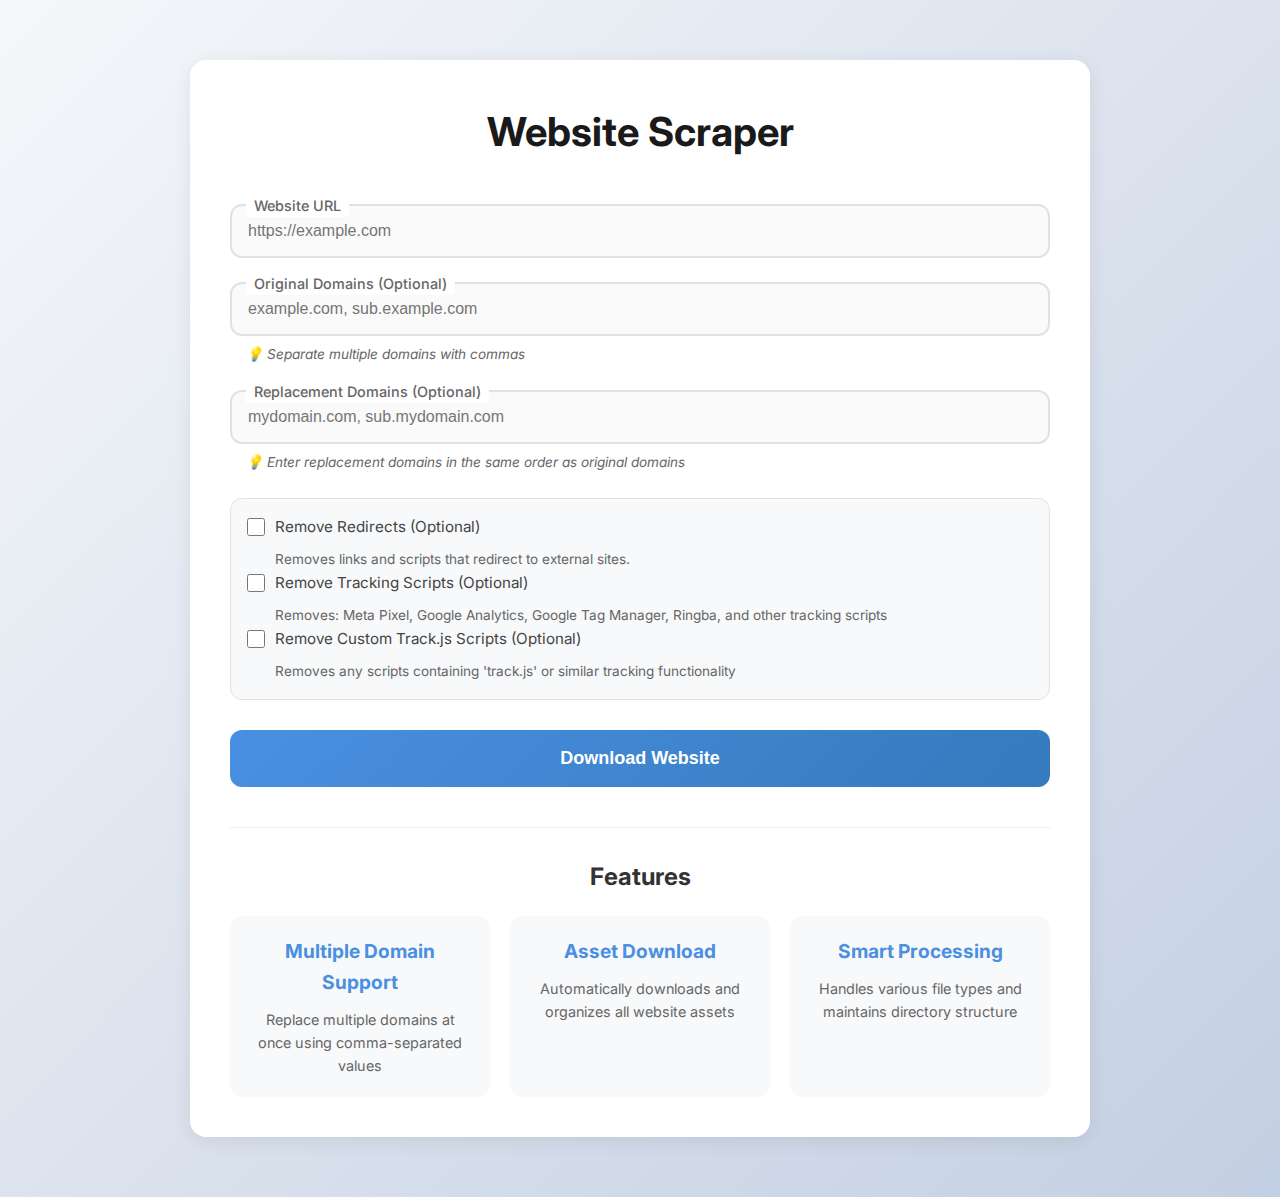
<file: index.html>
<!DOCTYPE html>
<html lang="en">
<head>
    <meta charset="UTF-8">
    <meta name="viewport" content="width=device-width, initial-scale=1.0">
    <title>Website Scraper</title>
    <link rel="stylesheet" href="https://fonts.googleapis.com/css2?family=Inter:wght@400;500;600;700&display=swap">
    <style>
        * {
            box-sizing: border-box;
            margin: 0;
            padding: 0;
        }

        body {
            font-family: 'Inter', sans-serif;
            line-height: 1.6;
            background: linear-gradient(135deg, #f5f7fa 0%, #c3cfe2 100%);
            min-height: 100vh;
            padding: 20px;
        }

        .container {
            max-width: 900px;
            margin: 40px auto;
            padding: 40px;
            background-color: white;
            border-radius: 16px;
            box-shadow: 0 4px 20px rgba(0, 0, 0, 0.08);
        }

        h1 {
            text-align: center;
            color: #1a1a1a;
            margin-bottom: 40px;
            font-size: 2.5em;
            font-weight: 700;
        }

        .form-group {
            margin-bottom: 30px;
        }

        .input-container {
            position: relative;
            margin-bottom: 24px;
        }

        .input-container label {
            position: absolute;
            left: 16px;
            top: -10px;
            background: white;
            padding: 0 8px;
            color: #666;
            font-size: 0.9em;
            font-weight: 500;
        }

        input[type="url"],
        input[type="text"] {
            width: 100%;
            padding: 16px;
            border: 2px solid #e1e1e1;
            border-radius: 12px;
            font-size: 16px;
            transition: all 0.3s ease;
            background: #fafafa;
        }

        input[type="url"]:focus,
        input[type="text"]:focus {
            border-color: #4a90e2;
            background: white;
            outline: none;
            box-shadow: 0 0 0 4px rgba(74, 144, 226, 0.1);
        }

        .help-text {
            color: #666;
            font-size: 0.85em;
            margin: 8px 0 0 16px;
            font-style: italic;
        }

        button {
            width: 100%;
            padding: 18px 20px;
            background: linear-gradient(135deg, #4a90e2 0%, #357abd 100%);
            color: white;
            border: none;
            border-radius: 12px;
            cursor: pointer;
            font-size: 18px;
            font-weight: 600;
            transition: all 0.3s ease;
            position: relative;
            overflow: hidden;
        }

        button:hover {
            transform: translateY(-2px);
            box-shadow: 0 6px 15px rgba(74, 144, 226, 0.2);
        }

        button:active {
            transform: translateY(0);
        }

        button:disabled {
            background: linear-gradient(135deg, #ccc 0%, #999 100%);
            cursor: not-allowed;
            transform: none;
            box-shadow: none;
        }

        .loader {
            display: none;
            border: 3px solid rgba(255, 255, 255, 0.3);
            border-top: 3px solid white;
            border-radius: 50%;
            width: 24px;
            height: 24px;
            animation: spin 1s linear infinite;
            position: absolute;
            right: 24px;
            top: 50%;
            transform: translateY(-50%);
        }

        @keyframes spin {
            0% { transform: translateY(-50%) rotate(0deg); }
            100% { transform: translateY(-50%) rotate(360deg); }
        }

        .message {
            margin-top: 20px;
            padding: 16px;
            border-radius: 12px;
            text-align: center;
            font-weight: 500;
            display: none;
            animation: fadeIn 0.3s ease;
        }

        @keyframes fadeIn {
            from { opacity: 0; transform: translateY(-10px); }
            to { opacity: 1; transform: translateY(0); }
        }

        .error {
            background-color: #fff2f2;
            color: #dc3545;
            border: 1px solid #ffcdd2;
        }

        .success {
            background-color: #f0fff4;
            color: #28a745;
            border: 1px solid #c3e6cb;
        }

        .features {
            margin-top: 40px;
            padding-top: 30px;
            border-top: 1px solid #eee;
        }

        .features h2 {
            text-align: center;
            color: #333;
            margin-bottom: 20px;
            font-size: 1.5em;
        }

        .features-grid {
            display: grid;
            grid-template-columns: repeat(auto-fit, minmax(250px, 1fr));
            gap: 20px;
            margin-top: 20px;
        }

        .feature-item {
            padding: 20px;
            background: #f8f9fa;
            border-radius: 12px;
            text-align: center;
        }

        .feature-item h3 {
            color: #4a90e2;
            margin-bottom: 10px;
            font-size: 1.2em;
        }

        .feature-item p {
            color: #666;
            font-size: 0.9em;
        }

        .checkbox-container {
            margin-bottom: 20px;
            padding: 16px;
            background: #f8f9fa;
            border-radius: 12px;
            border: 1px solid #e1e1e1;
        }

        .checkbox-group {
            display: flex;
            align-items: center;
            gap: 10px;
            margin-bottom: 10px;
        }

        .checkbox-group:last-child {
            margin-bottom: 0;
        }

        .checkbox-group input[type="checkbox"] {
            width: 18px;
            height: 18px;
            cursor: pointer;
        }

        .checkbox-group label {
            font-size: 0.95em;
            color: #444;
            cursor: pointer;
        }

        .checkbox-help {
            font-size: 0.85em;
            color: #666;
            margin-left: 28px;
            margin-top: 4px;
        }
    </style>
</head>
<body>
    <div class="container">
        <h1>Website Scraper</h1>
        <form id="scrapeForm" onsubmit="return false;">
            <div class="form-group">
                <div class="input-container">
                    <label for="urlInput">Website URL</label>
                    <input type="url" id="urlInput" placeholder="https://example.com" required>
                </div>
                
                <div class="input-container">
                    <label for="originalDomain">Original Domains (Optional)</label>
                    <input type="text" id="originalDomain" placeholder="example.com, sub.example.com">
                    <div class="help-text">💡 Separate multiple domains with commas</div>
                </div>
                
                <div class="input-container">
                    <label for="replacementDomain">Replacement Domains (Optional)</label>
                    <input type="text" id="replacementDomain" placeholder="mydomain.com, sub.mydomain.com">
                    <div class="help-text">💡 Enter replacement domains in the same order as original domains</div>
                </div>

                <div class="checkbox-container">
                    <div class="checkbox-group">
                        <input type="checkbox" id="removeRedirects">
                        <label for="removeRedirects">Remove Redirects (Optional)</label>
                    </div>
                    <div class="checkbox-help">
                        Removes links and scripts that redirect to external sites.
                    </div>
                    <div class="checkbox-group">
                        <input type="checkbox" id="removeTracking">
                        <label for="removeTracking">Remove Tracking Scripts (Optional)</label>
                    </div>
                    <div class="checkbox-help">
                        Removes: Meta Pixel, Google Analytics, Google Tag Manager, Ringba, and other tracking scripts
                    </div>
                    <div class="checkbox-group">
                        <input type="checkbox" id="removeCustomTracking">
                        <label for="removeCustomTracking">Remove Custom Track.js Scripts (Optional)</label>
                    </div>
                    <div class="checkbox-help">
                        Removes any scripts containing 'track.js' or similar tracking functionality
                    </div>
                </div>
            </div>
            
            <button type="submit" id="downloadBtn">
                <span>Download Website</span>
                <div class="loader"></div>
            </button>
            
            <div class="error message" id="errorMessage"></div>
            <div class="success message" id="successMessage"></div>
        </form>

        <div class="features">
            <h2>Features</h2>
            <div class="features-grid">
                <div class="feature-item">
                    <h3>Multiple Domain Support</h3>
                    <p>Replace multiple domains at once using comma-separated values</p>
                </div>
                <div class="feature-item">
                    <h3>Asset Download</h3>
                    <p>Automatically downloads and organizes all website assets</p>
                </div>
                <div class="feature-item">
                    <h3>Smart Processing</h3>
                    <p>Handles various file types and maintains directory structure</p>
                </div>
            </div>
        </div>
    </div>

    <script>
        const form = document.getElementById('scrapeForm');
        const urlInput = document.getElementById('urlInput');
        const originalDomainInput = document.getElementById('originalDomain');
        const replacementDomainInput = document.getElementById('replacementDomain');
        const downloadBtn = document.getElementById('downloadBtn');
        const loader = document.querySelector('.loader');
        const errorMessage = document.getElementById('errorMessage');
        const successMessage = document.getElementById('successMessage');

        // Auto-fill original domain from URL
        urlInput.addEventListener('blur', () => {
            try {
                const url = new URL(urlInput.value);
                if (!originalDomainInput.value) {
                    originalDomainInput.value = url.hostname;
                }
            } catch (e) {
                // Invalid URL, ignore
            }
        });

        form.addEventListener('submit', async (e) => {
            e.preventDefault();
            const url = urlInput.value.trim();
            const originalDomain = originalDomainInput.value.trim();
            const replacementDomain = replacementDomainInput.value.trim();
            const removeTracking = document.getElementById('removeTracking').checked;
            const removeCustomTracking = document.getElementById('removeCustomTracking').checked;

            if (!url) {
                showError('Please enter a valid URL');
                return;
            }

            // Only validate domains if both fields are filled
            if (originalDomain || replacementDomain) {
                if (!originalDomain) {
                    showError('Please enter original domains when using domain replacement');
                    return;
                }
                if (!replacementDomain) {
                    showError('Please enter replacement domains when using domain replacement');
                    return;
                }

                // Validate that the number of original and replacement domains match
                const originalDomains = originalDomain.split(',').map(d => d.trim()).filter(d => d);
                const replacementDomains = replacementDomain.split(',').map(d => d.trim()).filter(d => d);

                if (originalDomains.length !== replacementDomains.length) {
                    showError('Number of original domains must match number of replacement domains');
                    return;
                }
            }

            // Reset messages
            errorMessage.style.display = 'none';
            successMessage.style.display = 'none';

            // Show loading state
            downloadBtn.disabled = true;
            loader.style.display = 'block';
            downloadBtn.querySelector('span').textContent = 'Downloading...';

            try {
                const response = await fetch('/download', {
                    method: 'POST',
                    headers: {
                        'Content-Type': 'application/json'
                    },
                    body: JSON.stringify({ 
                        url, 
                        originalDomain: originalDomain || '',
                        replacementDomain: replacementDomain || '',
                        removeTracking,
                        removeCustomTracking
                    })
                });

                if (!response.ok) {
                    const error = await response.json();
                    throw new Error(error.error || 'Failed to download website');
                }

                const blob = await response.blob();
                const downloadUrl = window.URL.createObjectURL(blob);
                const a = document.createElement('a');
                a.href = downloadUrl;
                a.download = `website_${Date.now()}.zip`;
                document.body.appendChild(a);
                a.click();
                window.URL.revokeObjectURL(downloadUrl);
                document.body.removeChild(a);

                showSuccess('Website downloaded successfully! Check your downloads folder.');
            } catch (error) {
                showError(error.message);
            } finally {
                // Reset button state
                downloadBtn.disabled = false;
                loader.style.display = 'none';
                downloadBtn.querySelector('span').textContent = 'Download Website';
            }
        });

        function showError(message) {
            errorMessage.textContent = message;
            errorMessage.style.display = 'block';
            successMessage.style.display = 'none';
        }

        function showSuccess(message) {
            successMessage.textContent = message;
            successMessage.style.display = 'block';
            errorMessage.style.display = 'none';
        }
    </script>
</body>
</html>
</file>
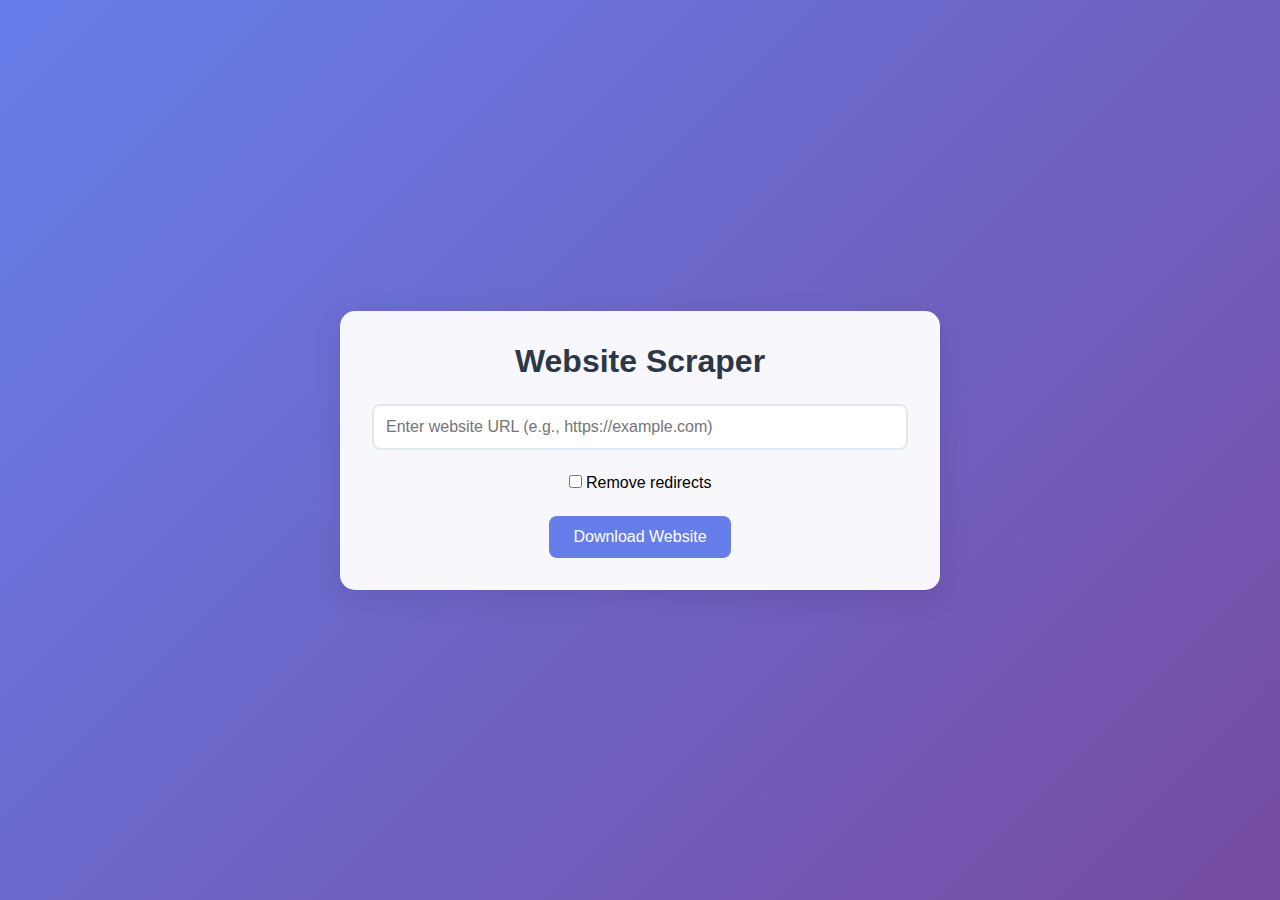
<file: static/index.html>
<!DOCTYPE html>
<html lang="en">

<head>
    <meta charset="UTF-8">
    <meta name="viewport" content="width=device-width, initial-scale=1.0">
    <title>Website Scraper</title>
    <link rel="stylesheet" href="style.css">
</head>

<body>
    <div class="container">
        <h1>Website Scraper</h1>
        <form id="scrapeForm" onsubmit="return false;">
            <div class="form-group">
                <input type="url" id="urlInput" placeholder="Enter website URL (e.g., https://example.com)" required>
            </div>
            <div class="form-group">
                <label>
                    <input type="checkbox" id="removeRedirects" />
                    Remove redirects
                </label>
            </div>
            <button type="submit" id="downloadBtn">
                <span>Download Website</span>
                <div class="loader"></div>
            </button>
            <div class="error" id="errorMessage"></div>
            <div class="success" id="successMessage"></div>
        </form>
    </div>

    <script>
        const form = document.getElementById('scrapeForm');
        const urlInput = document.getElementById('urlInput');
        const downloadBtn = document.getElementById('downloadBtn');
        const loader = document.querySelector('.loader');
        const errorMessage = document.getElementById('errorMessage');
        const successMessage = document.getElementById('successMessage');

        form.addEventListener('submit', async (e) => {
            e.preventDefault();
            const url = urlInput.value.trim();

            if (!url) {
                showError('Please enter a valid URL');
                return;
            }

            // Reset messages
            errorMessage.style.display = 'none';
            successMessage.style.display = 'none';

            // Show loading state
            downloadBtn.disabled = true;
            loader.style.display = 'block';
            downloadBtn.querySelector('span').textContent = 'Downloading...';

            try {
                const response = await fetch('/download', {
                    method: 'POST',
                    headers: {
                        'Content-Type': 'application/json'
                    },
                    body: JSON.stringify({ url, removeRedirects: document.getElementById('removeRedirects').checked })
                });

                if (!response.ok) {
                    const error = await response.json();
                    throw new Error(error.error || 'Failed to download website');
                }

                const blob = await response.blob();
                const downloadUrl = window.URL.createObjectURL(blob);
                const a = document.createElement('a');
                a.href = downloadUrl;
                a.download = `website_${Date.now()}.zip`;
                document.body.appendChild(a);
                a.click();
                window.URL.revokeObjectURL(downloadUrl);
                document.body.removeChild(a);

                showSuccess('Website downloaded successfully!');
            } catch (error) {
                showError(error.message);
            } finally {
                // Reset button state
                downloadBtn.disabled = false;
                loader.style.display = 'none';
                downloadBtn.querySelector('span').textContent = 'Download Website';
            }
        });

        function showError(message) {
            errorMessage.textContent = message;
            errorMessage.style.display = 'block';
            successMessage.style.display = 'none';
        }

        function showSuccess(message) {
            successMessage.textContent = message;
            successMessage.style.display = 'block';
            errorMessage.style.display = 'none';
        }
    </script>
</body>

</html>
</file>
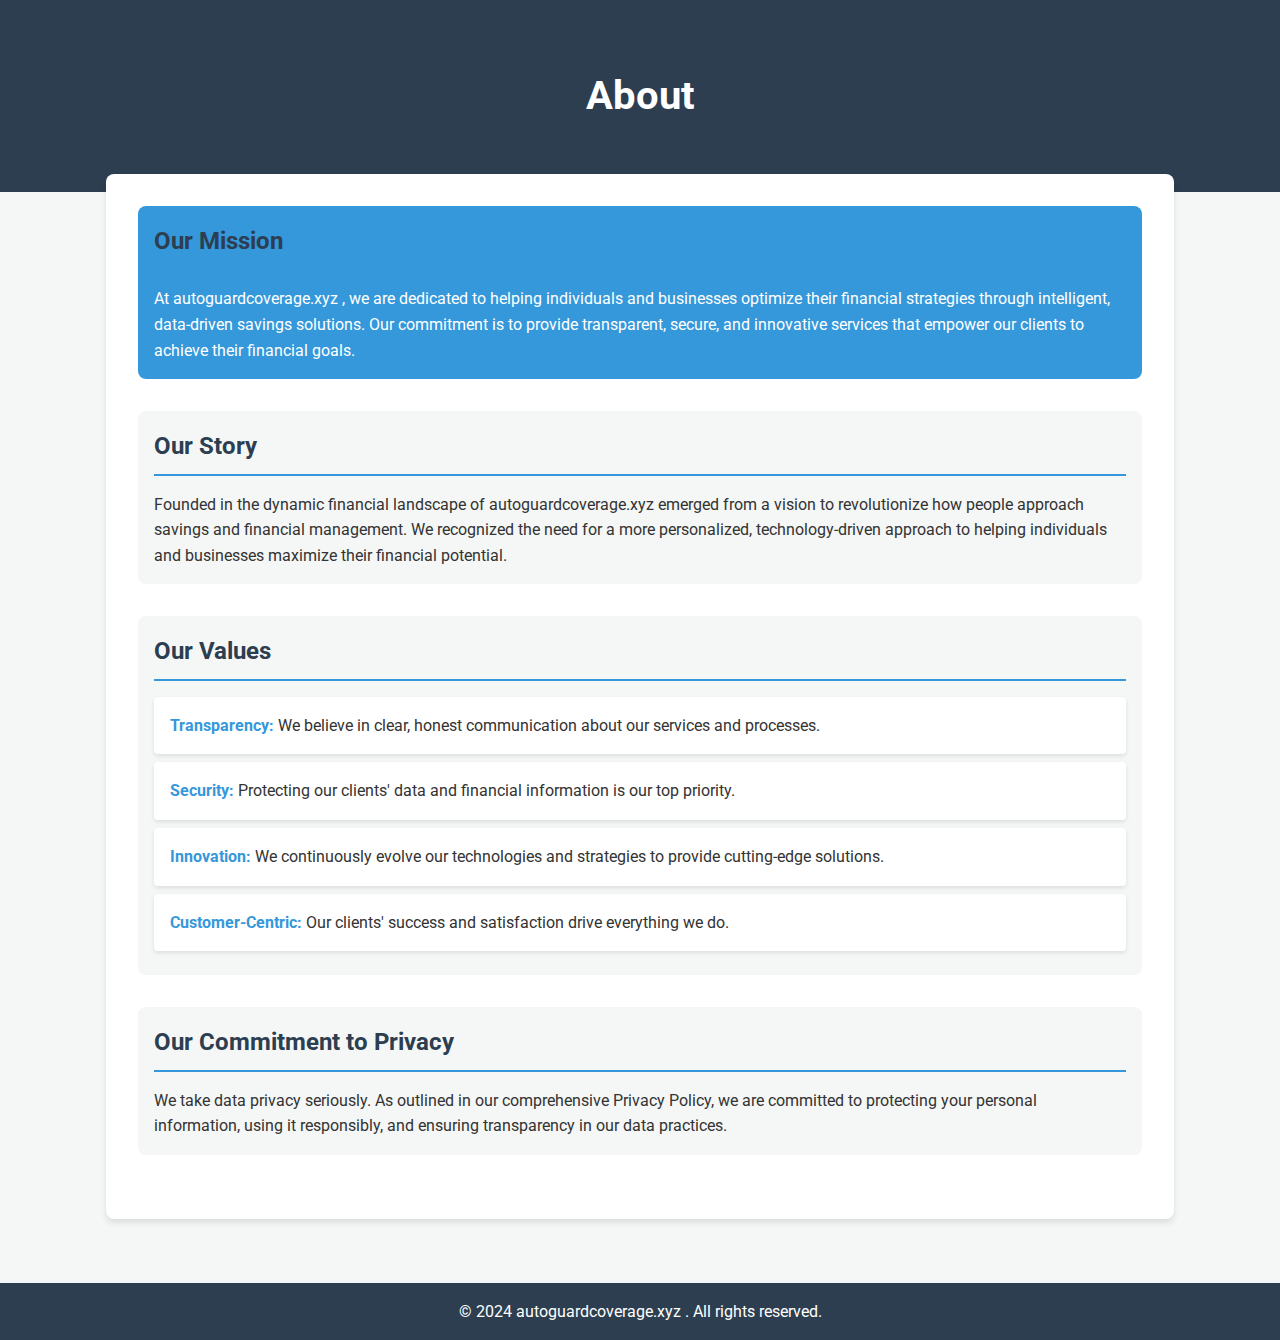
<file: temp_website_1745491046/about_html.html>
<!DOCTYPE html>

<html lang="en">
<head>
<meta charset="utf-8"/>
<meta content="width=device-width, initial-scale=1.0" name="viewport"/>
<title>About Us</title>
<link href="https://fonts.googleapis.com/css2?family=Roboto:wght@300;400;700&amp;display=swap" rel="stylesheet"/>
<style>
        :root {
            --primary-color: #2c3e50;
            --secondary-color: #3498db;
            --background-color: #f4f7f6;
            --text-color: #333;
            --white: #ffffff;
        }

        * {
            margin: 0;
            padding: 0;
            box-sizing: border-box;
        }

        body {
            font-family: 'Roboto', sans-serif;
            line-height: 1.6;
            color: var(--text-color);
            background-color: var(--background-color);
        }

        .container {
            width: 90%;
            max-width: 1100px;
            margin: 0 auto;
            padding: 2rem 1rem;
        }

        .header {
            background-color: var(--primary-color);
            color: var(--white);
            text-align: center;
            padding: 2rem 0;
        }

        .header h1 {
            font-size: 2.5rem;
            font-weight: 700;
        }

        .main-content {
            background-color: var(--white);
            box-shadow: 0 4px 6px rgba(0, 0, 0, 0.1);
            border-radius: 8px;
            padding: 2rem;
            margin-top: -50px;
        }

        .section {
            margin-bottom: 2rem;
            padding: 1rem;
            background-color: var(--background-color);
            border-radius: 8px;
        }

        .section h2 {
            color: var(--primary-color);
            margin-bottom: 1rem;
            border-bottom: 2px solid var(--secondary-color);
            padding-bottom: 0.5rem;
        }

        .mission-section {
            background-color: var(--secondary-color);
            color: var(--white);
        }

        .values-list {
            list-style-type: none;
            padding: 0;
        }

        .values-list li {
            background-color: var(--white);
            margin-bottom: 0.5rem;
            padding: 1rem;
            border-radius: 4px;
            box-shadow: 0 2px 4px rgba(0, 0, 0, 0.1);
        }

        .values-list li strong {
            color: var(--secondary-color);
        }

        .footer {
            text-align: center;
            padding: 1rem;
            background-color: var(--primary-color);
            color: var(--white);
            margin-top: 2rem;
        }

        @media (max-width: 768px) {
            .container {
                width: 95%;
                padding: 1rem 0.5rem;
            }

            .header h1 {
                font-size: 2rem;
            }
        }
    </style>
</head>
<body>
<header class="header">
<div class="container">
<h1>About</h1>
</div>
</header>
<div class="container">
<main class="main-content">
<section class="section mission-section">
<h2>Our Mission</h2>
<p>At 
autoguardcoverage.xyz

, we are dedicated to helping individuals and businesses optimize their financial strategies through intelligent, data-driven savings solutions. Our commitment is to provide transparent, secure, and innovative services that empower our clients to achieve their financial goals.</p>
</section>
<section class="section">
<h2>Our Story</h2>
<p>Founded in the dynamic financial landscape of  
autoguardcoverage.xyz

 emerged from a vision to revolutionize how people approach savings and financial management. We recognized the need for a more personalized, technology-driven approach to helping individuals and businesses maximize their financial potential.</p>
</section>
<section class="section">
<h2>Our Values</h2>
<ul class="values-list">
<li><strong>Transparency:</strong> We believe in clear, honest communication about our services and processes.</li>
<li><strong>Security:</strong> Protecting our clients' data and financial information is our top priority.</li>
<li><strong>Innovation:</strong> We continuously evolve our technologies and strategies to provide cutting-edge solutions.</li>
<li><strong>Customer-Centric:</strong> Our clients' success and satisfaction drive everything we do.</li>
</ul>
</section>
<section class="section">
<h2>Our Commitment to Privacy</h2>
<p>We take data privacy seriously. As outlined in our comprehensive Privacy Policy, we are committed to protecting your personal information, using it responsibly, and ensuring transparency in our data practices.</p>
</section>
</main>
</div>
<footer class="footer">
<p>© 2024 
autoguardcoverage.xyz

. All rights reserved.</p>
</footer>
</body>
</html>
</file>
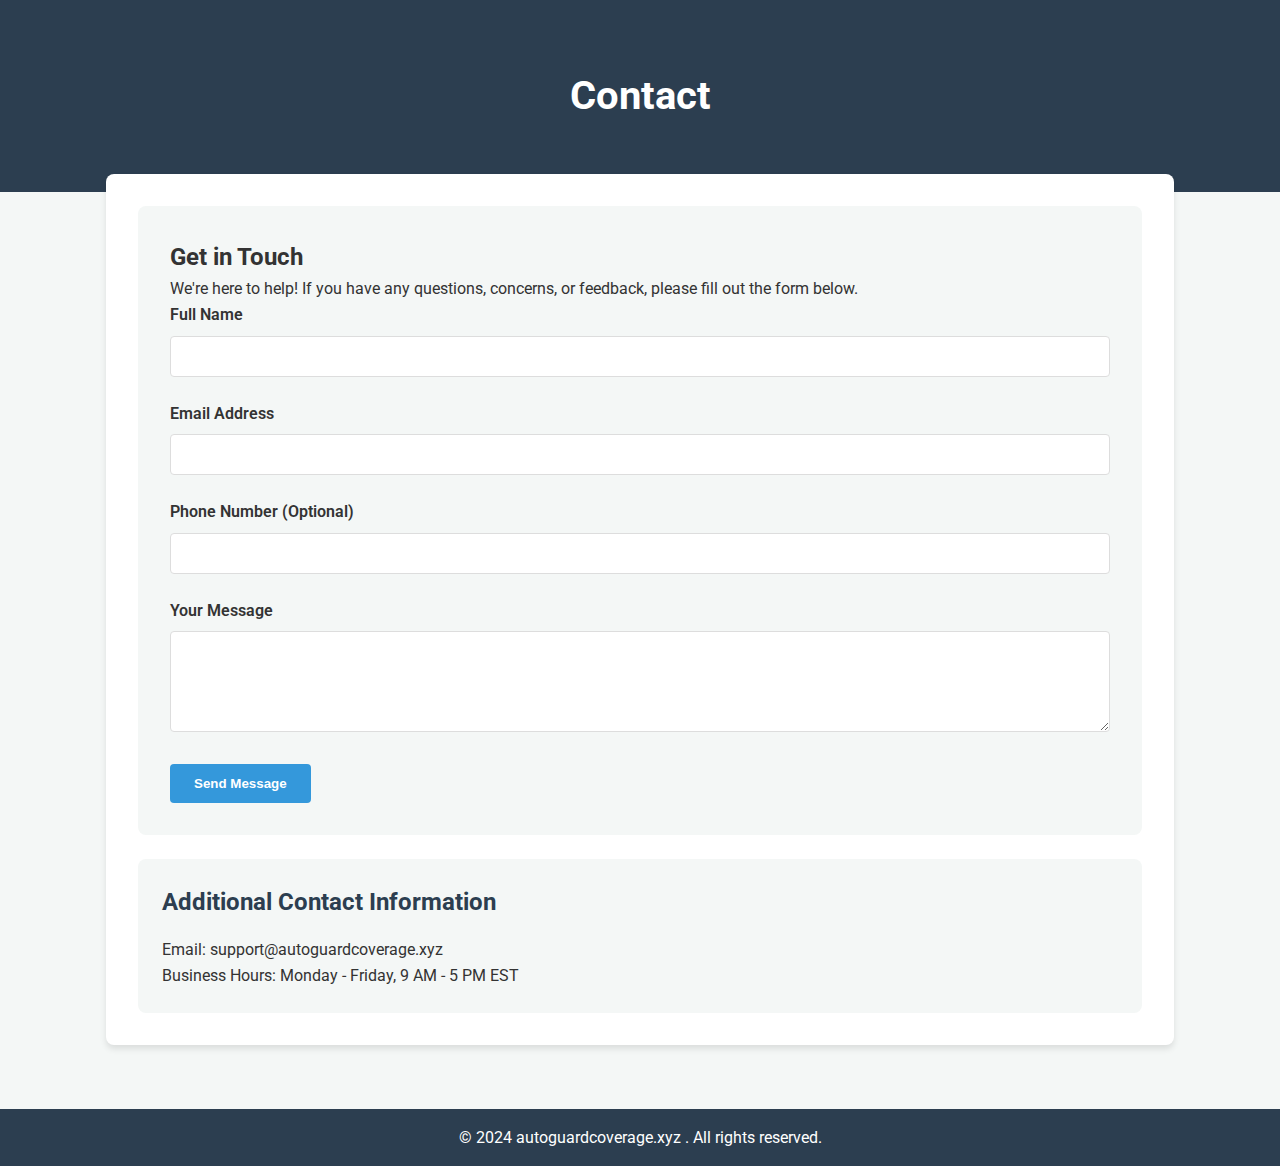
<file: temp_website_1745491046/contact_html.html>
<!DOCTYPE html>

<html lang="en">
<head>
<meta charset="utf-8"/>
<meta content="width=device-width, initial-scale=1.0" name="viewport"/>
<title>Contact Us</title>
<link href="https://fonts.googleapis.com/css2?family=Roboto:wght@300;400;700&amp;display=swap" rel="stylesheet"/>
<style>
        :root {
            --primary-color: #2c3e50;
            --secondary-color: #3498db;
            --background-color: #f4f7f6;
            --text-color: #333;
            --white: #ffffff;
        }

        * {
            margin: 0;
            padding: 0;
            box-sizing: border-box;
        }

        body {
            font-family: 'Roboto', sans-serif;
            line-height: 1.6;
            color: var(--text-color);
            background-color: var(--background-color);
        }

        .container {
            width: 90%;
            max-width: 1100px;
            margin: 0 auto;
            padding: 2rem 1rem;
        }

        .header {
            background-color: var(--primary-color);
            color: var(--white);
            text-align: center;
            padding: 2rem 0;
        }

        .header h1 {
            font-size: 2.5rem;
            font-weight: 700;
        }

        .main-content {
            background-color: var(--white);
            box-shadow: 0 4px 6px rgba(0, 0, 0, 0.1);
            border-radius: 8px;
            padding: 2rem;
            margin-top: -50px;
        }

        .contact-form {
            background-color: var(--background-color);
            padding: 2rem;
            border-radius: 8px;
            margin-bottom: 1.5rem;
        }

        .form-group {
            margin-bottom: 1.5rem;
        }

        .form-group label {
            display: block;
            margin-bottom: 0.5rem;
            font-weight: 600;
        }

        .form-group input, 
        .form-group textarea {
            width: 100%;
            padding: 0.75rem;
            border: 1px solid #ddd;
            border-radius: 4px;
            transition: border-color 0.3s ease;
        }

        .form-group input:focus, 
        .form-group textarea:focus {
            outline: none;
            border-color: var(--secondary-color);
        }

        .submit-btn {
            background-color: var(--secondary-color);
            color: var(--white);
            border: none;
            padding: 0.75rem 1.5rem;
            border-radius: 4px;
            cursor: pointer;
            font-weight: 600;
            transition: background-color 0.3s ease;
        }

        .submit-btn:hover {
            background-color: #2980b9;
        }

        .contact-info {
            background-color: var(--background-color);
            padding: 1.5rem;
            border-radius: 8px;
        }

        .contact-info h2 {
            margin-bottom: 1rem;
            color: var(--primary-color);
        }

        .contact-info ul {
            list-style-type: none;
        }

        .footer {
            text-align: center;
            padding: 1rem;
            background-color: var(--primary-color);
            color: var(--white);
            margin-top: 2rem;
        }

        @media (max-width: 768px) {
            .container {
                width: 95%;
                padding: 1rem 0.5rem;
            }

            .header h1 {
                font-size: 2rem;
            }
        }
    </style>
</head>
<body>
<header class="header">
<div class="container">
<h1>Contact</h1>
</div>
</header>
<div class="container">
<main class="main-content">
<section class="contact-form">
<h2>Get in Touch</h2>
<p>We're here to help! If you have any questions, concerns, or feedback, please fill out the form below.</p>
<form action="#" method="post">
<div class="form-group">
<label for="name">Full Name</label>
<input id="name" name="name" required="" type="text"/>
</div>
<div class="form-group">
<label for="email">Email Address</label>
<input id="email" name="email" required="" type="email"/>
</div>
<div class="form-group">
<label for="phone">Phone Number (Optional)</label>
<input id="phone" name="phone" type="tel"/>
</div>
<div class="form-group">
<label for="message">Your Message</label>
<textarea id="message" name="message" required="" rows="5"></textarea>
</div>
<button class="submit-btn" type="submit">Send Message</button>
</form>
</section>
<section class="contact-info">
<h2>Additional Contact Information</h2>
<ul>
<li>Email: support@autoguardcoverage.xyz
</li>
<li>Business Hours: Monday - Friday, 9 AM - 5 PM EST</li>
</ul>
</section>
</main>
</div>
<footer class="footer">
<p>© 2024 
autoguardcoverage.xyz
. All rights reserved.</p>
</footer>
</body>
</html>
</file>
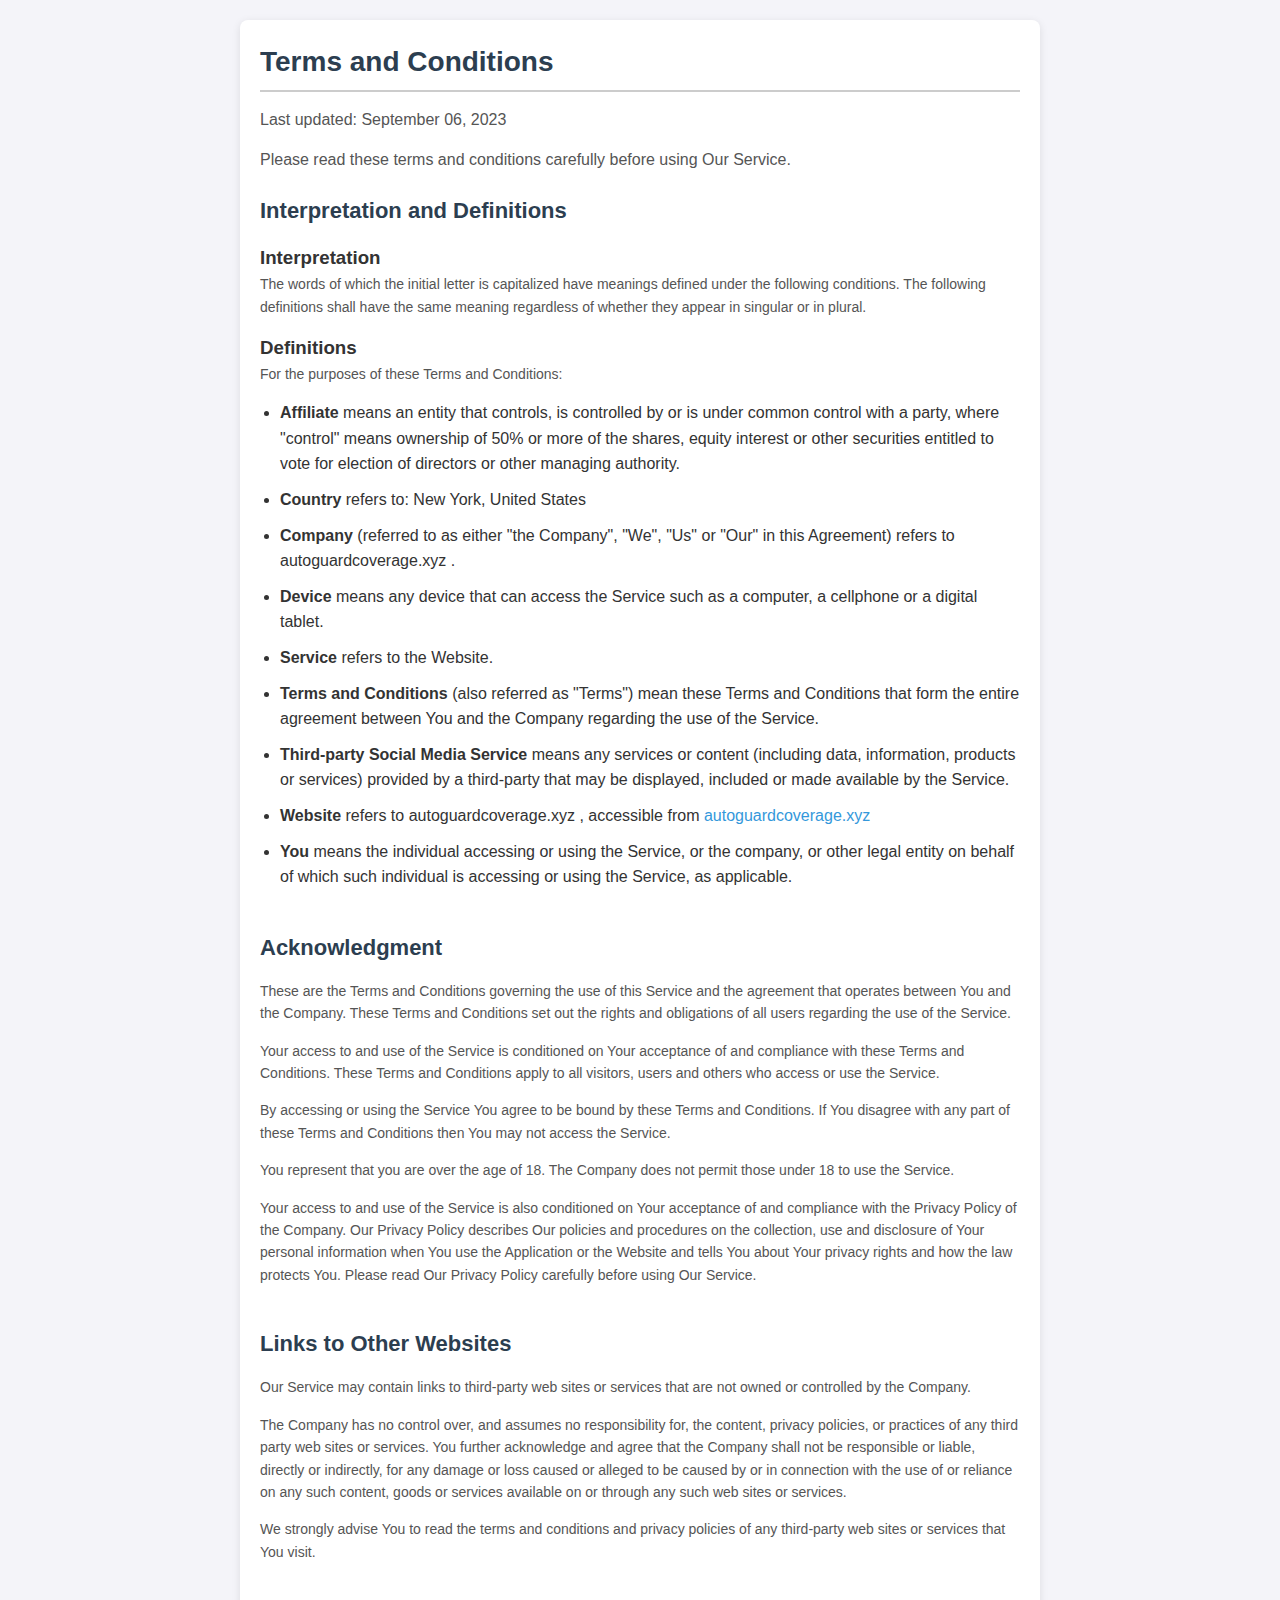
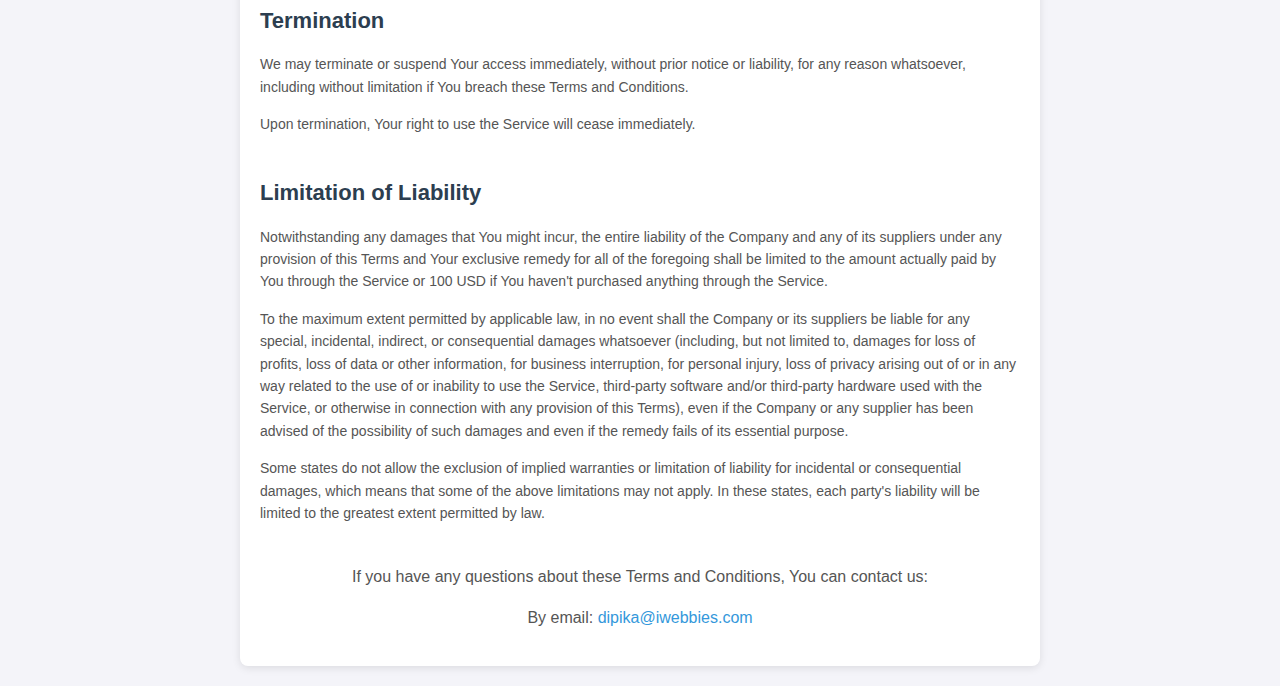
<file: temp_website_1745820857/terms_html.html>
<!DOCTYPE html>

<html lang="en">
<head>
<meta charset="utf-8"/>
<meta content="width=device-width, initial-scale=1.0" name="viewport"/>
<title>Terms &amp; Conditions</title>
<style>
        /* General reset */
        * {
            margin: 0;
            padding: 0;
            box-sizing: border-box;
        }

        body {
            font-family: Arial, sans-serif;
            line-height: 1.6;
            background-color: #f4f4f9;
            color: #333;
            padding: 20px;
        }

        h1, h2 {
            color: #2c3e50;
            margin-bottom: 15px;
            font-weight: bold;
        }

        h1 {
            font-size: 28px;
            border-bottom: 2px solid #ccc;
            padding-bottom: 5px;
        }

        h2 {
            font-size: 22px;
            margin-top: 20px;
        }

        p {
            margin-bottom: 15px;
            font-size: 16px;
            color: #555;
        }

        ul {
            list-style-type: disc;
            padding-left: 20px;
            margin-bottom: 20px;
        }

        ul li {
            margin-bottom: 10px;
        }

        a {
            color: #3498db;
            text-decoration: none;
        }

        a:hover {
            text-decoration: underline;
        }

        .container {
            max-width: 800px;
            margin: 0 auto;
            background-color: #fff;
            padding: 20px;
            border-radius: 8px;
            box-shadow: 0 2px 8px rgba(0, 0, 0, 0.1);
        }

        .section {
            margin-bottom: 40px;
        }

        .section p {
            font-size: 14px;
        }

        footer {
            text-align: center;
            margin-top: 40px;
            font-size: 14px;
            color: #888;
        }

        footer a {
            color: #3498db;
        }

        footer a:hover {
            text-decoration: underline;
        }
    </style>
</head>
<body>
<div class="container">
<h1>Terms and Conditions</h1>
<p>Last updated: September 06, 2023</p>
<p>Please read these terms and conditions carefully before using Our Service.</p>
<div class="section">
<h2>Interpretation and Definitions</h2>
<h3>Interpretation</h3>
<p>The words of which the initial letter is capitalized have meanings defined under the following conditions. The following definitions shall have the same meaning regardless of whether they appear in singular or in plural.</p>
<h3>Definitions</h3>
<p>For the purposes of these Terms and Conditions:</p>
<ul>
<li><strong>Affiliate</strong> means an entity that controls, is controlled by or is under common control with a party, where "control" means ownership of 50% or more of the shares, equity interest or other securities entitled to vote for election of directors or other managing authority.</li>
<li><strong>Country</strong> refers to: New York, United States</li>
<li><strong>Company</strong> (referred to as either "the Company", "We", "Us" or "Our" in this Agreement) refers to autoguardcoverage.xyz
.</li>
<li><strong>Device</strong> means any device that can access the Service such as a computer, a cellphone or a digital tablet.</li>
<li><strong>Service</strong> refers to the Website.</li>
<li><strong>Terms and Conditions</strong> (also referred as "Terms") mean these Terms and Conditions that form the entire agreement between You and the Company regarding the use of the Service.</li>
<li><strong>Third-party Social Media Service</strong> means any services or content (including data, information, products or services) provided by a third-party that may be displayed, included or made available by the Service.</li>
<li><strong>Website</strong> refers to autoguardcoverage.xyz
, accessible from <a href="http://autoguardcoverage.xyz
" target="_blank">autoguardcoverage.xyz
</a></li>
<li><strong>You</strong> means the individual accessing or using the Service, or the company, or other legal entity on behalf of which such individual is accessing or using the Service, as applicable.</li>
</ul>
</div>
<div class="section">
<h2>Acknowledgment</h2>
<p>These are the Terms and Conditions governing the use of this Service and the agreement that operates between You and the Company. These Terms and Conditions set out the rights and obligations of all users regarding the use of the Service.</p>
<p>Your access to and use of the Service is conditioned on Your acceptance of and compliance with these Terms and Conditions. These Terms and Conditions apply to all visitors, users and others who access or use the Service.</p>
<p>By accessing or using the Service You agree to be bound by these Terms and Conditions. If You disagree with any part of these Terms and Conditions then You may not access the Service.</p>
<p>You represent that you are over the age of 18. The Company does not permit those under 18 to use the Service.</p>
<p>Your access to and use of the Service is also conditioned on Your acceptance of and compliance with the Privacy Policy of the Company. Our Privacy Policy describes Our policies and procedures on the collection, use and disclosure of Your personal information when You use the Application or the Website and tells You about Your privacy rights and how the law protects You. Please read Our Privacy Policy carefully before using Our Service.</p>
</div>
<div class="section">
<h2>Links to Other Websites</h2>
<p>Our Service may contain links to third-party web sites or services that are not owned or controlled by the Company.</p>
<p>The Company has no control over, and assumes no responsibility for, the content, privacy policies, or practices of any third party web sites or services. You further acknowledge and agree that the Company shall not be responsible or liable, directly or indirectly, for any damage or loss caused or alleged to be caused by or in connection with the use of or reliance on any such content, goods or services available on or through any such web sites or services.</p>
<p>We strongly advise You to read the terms and conditions and privacy policies of any third-party web sites or services that You visit.</p>
</div>
<div class="section">
<h2>Termination</h2>
<p>We may terminate or suspend Your access immediately, without prior notice or liability, for any reason whatsoever, including without limitation if You breach these Terms and Conditions.</p>
<p>Upon termination, Your right to use the Service will cease immediately.</p>
</div>
<div class="section">
<h2>Limitation of Liability</h2>
<p>Notwithstanding any damages that You might incur, the entire liability of the Company and any of its suppliers under any provision of this Terms and Your exclusive remedy for all of the foregoing shall be limited to the amount actually paid by You through the Service or 100 USD if You haven't purchased anything through the Service.</p>
<p>To the maximum extent permitted by applicable law, in no event shall the Company or its suppliers be liable for any special, incidental, indirect, or consequential damages whatsoever (including, but not limited to, damages for loss of profits, loss of data or other information, for business interruption, for personal injury, loss of privacy arising out of or in any way related to the use of or inability to use the Service, third-party software and/or third-party hardware used with the Service, or otherwise in connection with any provision of this Terms), even if the Company or any supplier has been advised of the possibility of such damages and even if the remedy fails of its essential purpose.</p>
<p>Some states do not allow the exclusion of implied warranties or limitation of liability for incidental or consequential damages, which means that some of the above limitations may not apply. In these states, each party's liability will be limited to the greatest extent permitted by law.</p>
</div>
<!-- More sections like "AS IS Disclaimer", "Governing Law", "Disputes Resolution" can be added here following the same pattern -->
<footer>
<p>If you have any questions about these Terms and Conditions, You can contact us:</p>
<p>By email: <a href="mailto:dipika@iwebbies.com">dipika@iwebbies.com</a></p>
</footer>
</div>
</body>
</html>
</file>
<file: static/style.css>
* {
    margin: 0;
    padding: 0;
    box-sizing: border-box;
    font-family: 'Segoe UI', Tahoma, Geneva, Verdana, sans-serif;
}

body {
    min-height: 100vh;
    display: flex;
    justify-content: center;
    align-items: center;
    background: linear-gradient(135deg, #667eea 0%, #764ba2 100%);
}

.container {
    background: rgba(255, 255, 255, 0.95);
    padding: 2rem;
    border-radius: 15px;
    box-shadow: 0 8px 30px rgba(0, 0, 0, 0.1);
    width: 90%;
    max-width: 600px;
    text-align: center;
}

h1 {
    color: #2d3748;
    margin-bottom: 1.5rem;
    font-size: 2rem;
}

.form-group {
    margin-bottom: 1.5rem;
}

input[type="url"] {
    width: 100%;
    padding: 12px;
    border: 2px solid #e2e8f0;
    border-radius: 8px;
    font-size: 1rem;
    transition: all 0.3s ease;
}

input[type="url"]:focus {
    outline: none;
    border-color: #667eea;
    box-shadow: 0 0 0 3px rgba(102, 126, 234, 0.1);
}

button {
    background: #667eea;
    color: white;
    border: none;
    padding: 12px 24px;
    border-radius: 8px;
    font-size: 1rem;
    cursor: pointer;
    transition: all 0.3s ease;
    display: inline-flex;
    align-items: center;
    gap: 8px;
}

button:hover {
    background: #5a67d8;
    transform: translateY(-1px);
}

button:disabled {
    background: #cbd5e0;
    cursor: not-allowed;
    transform: none;
}

.loader {
    display: none;
    width: 20px;
    height: 20px;
    border: 2px solid #ffffff;
    border-radius: 50%;
    border-top-color: transparent;
    animation: spin 1s linear infinite;
}

@keyframes spin {
    to {
        transform: rotate(360deg);
    }
}

.error {
    color: #e53e3e;
    margin-top: 1rem;
    display: none;
}

.success {
    color: #38a169;
    margin-top: 1rem;
    display: none;
}
</file>
